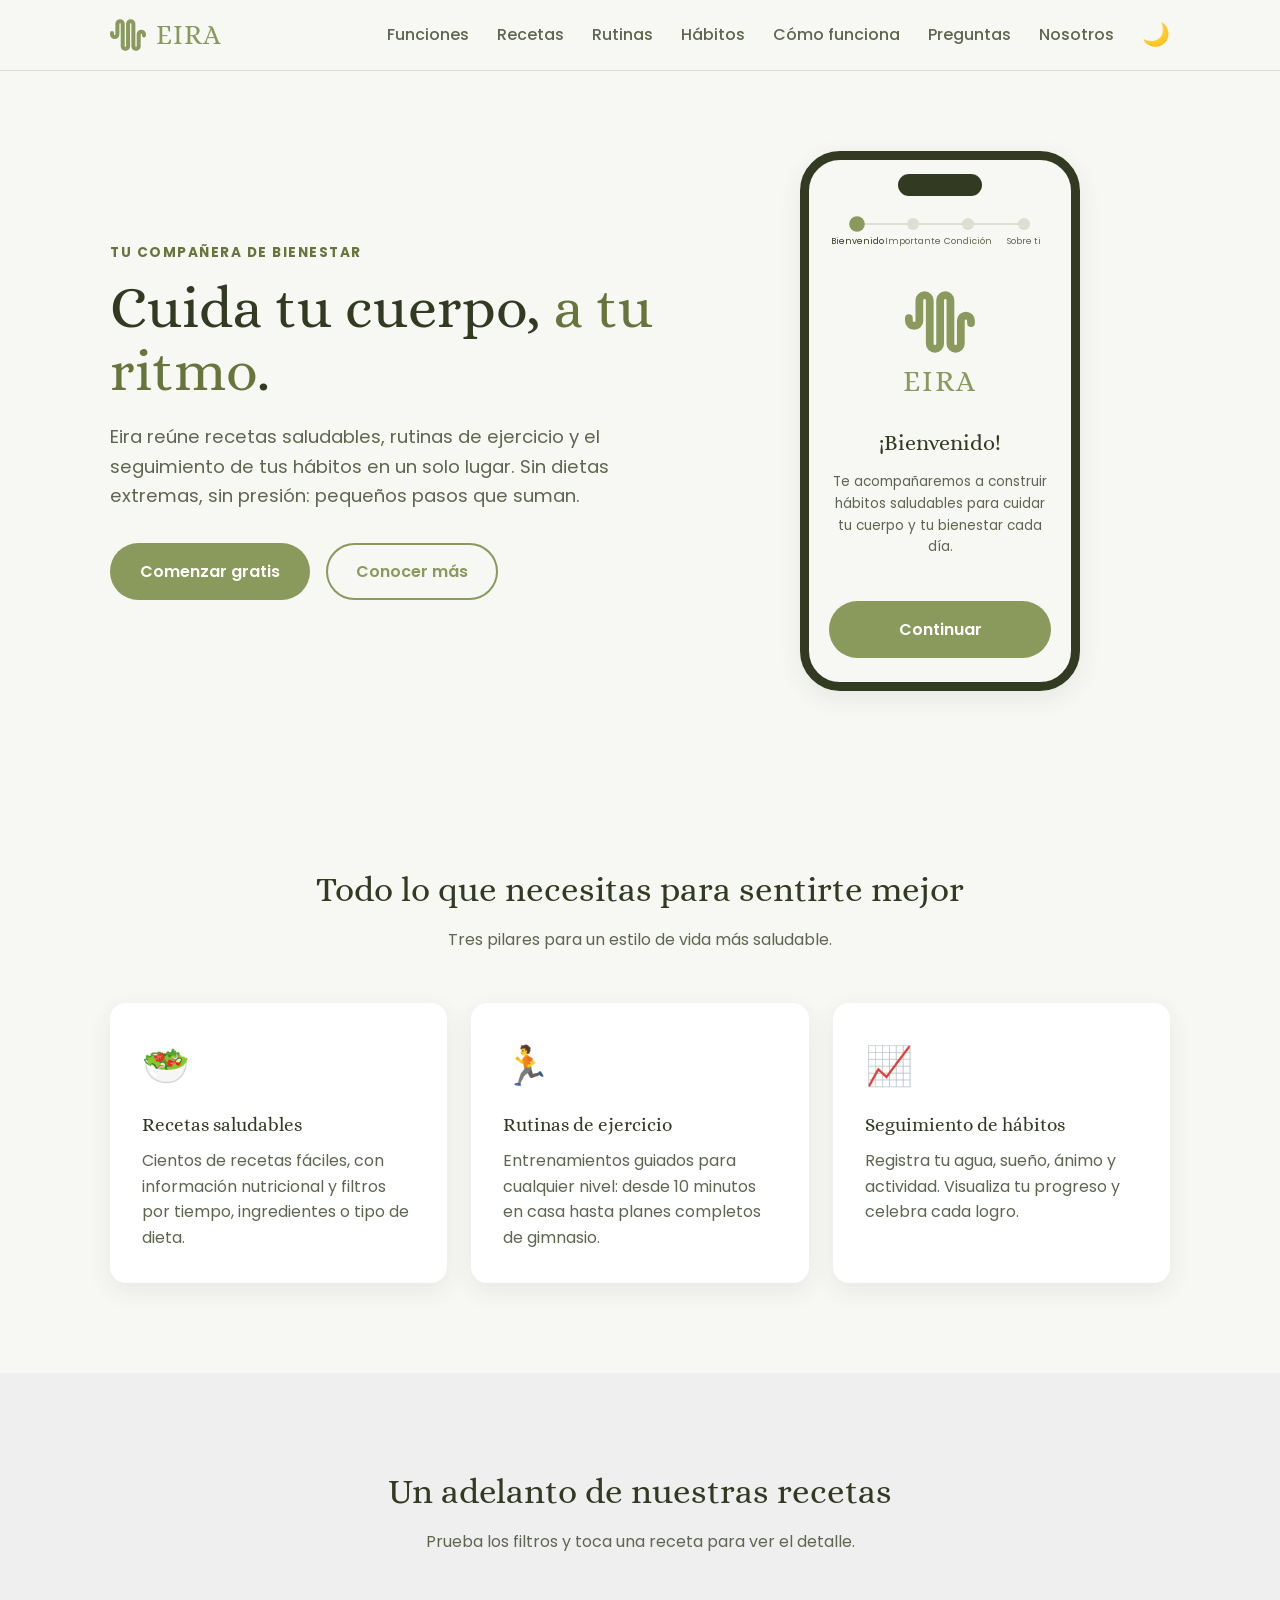
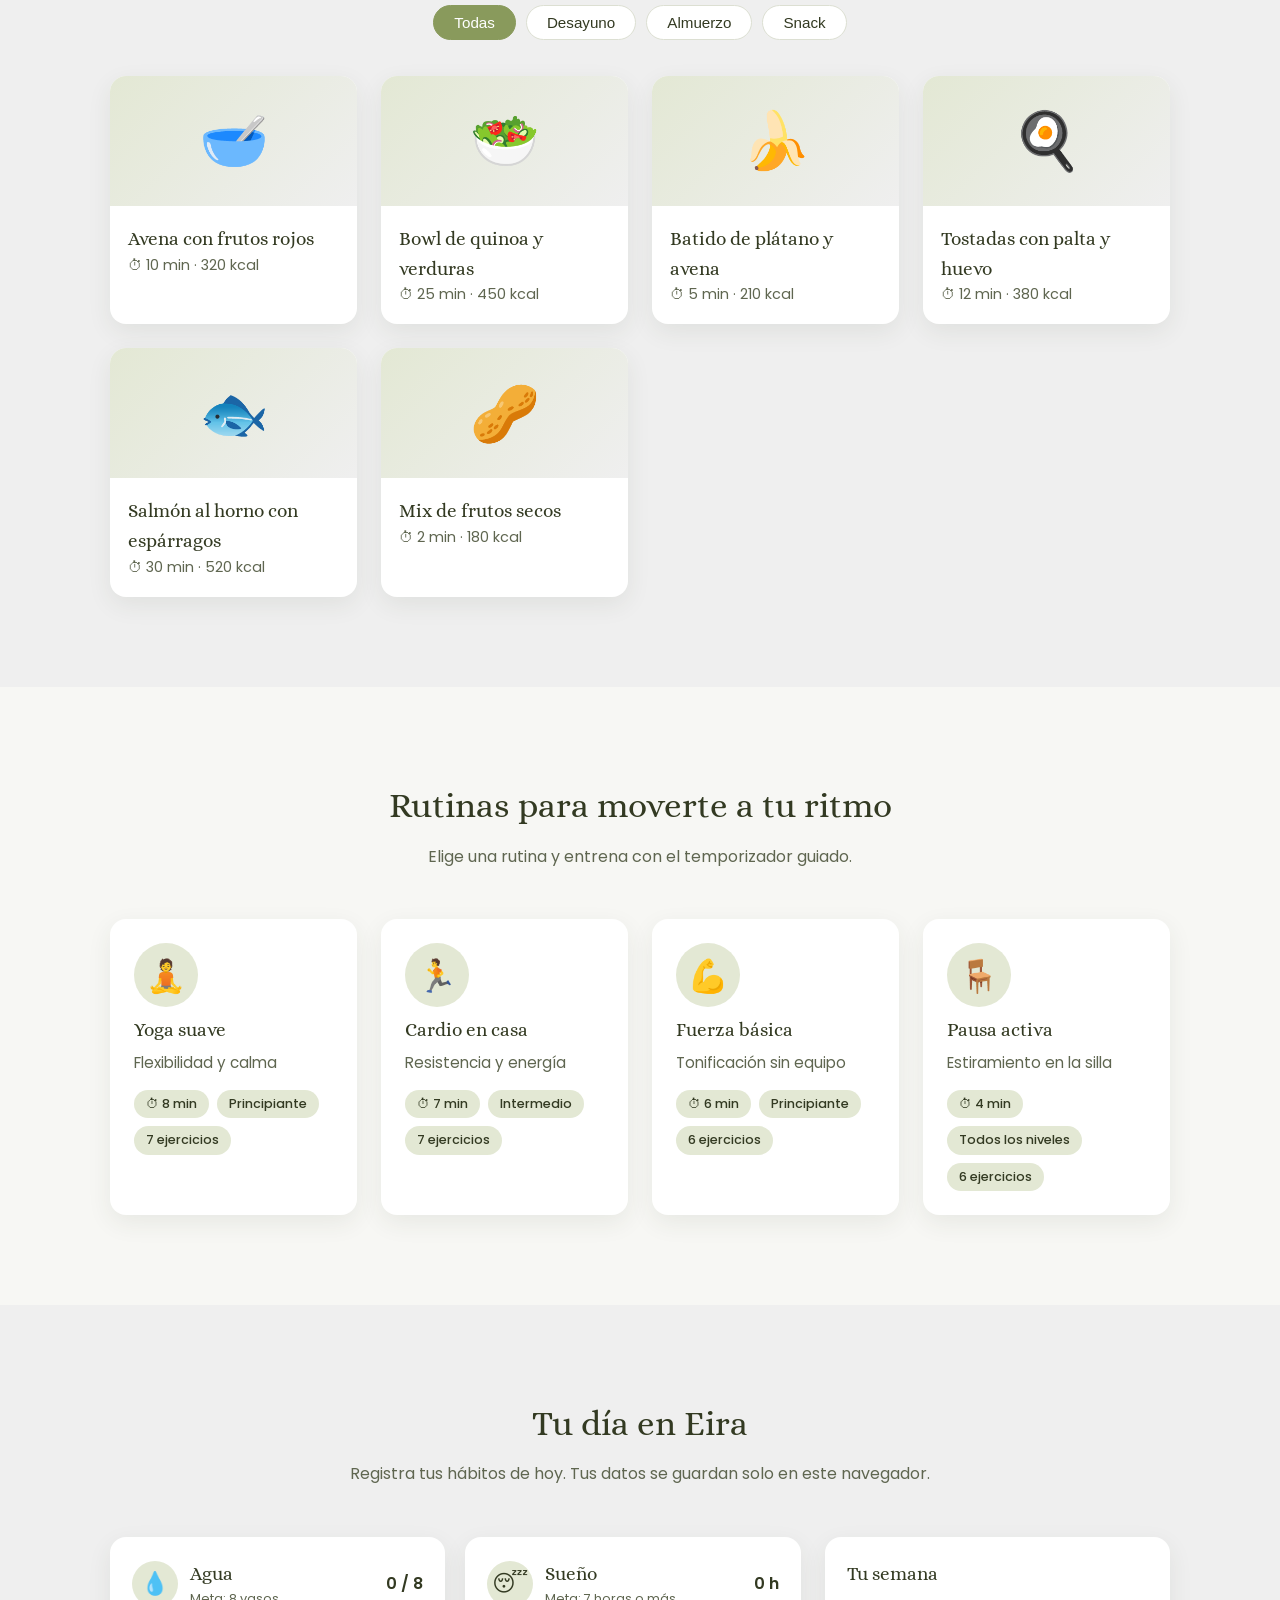
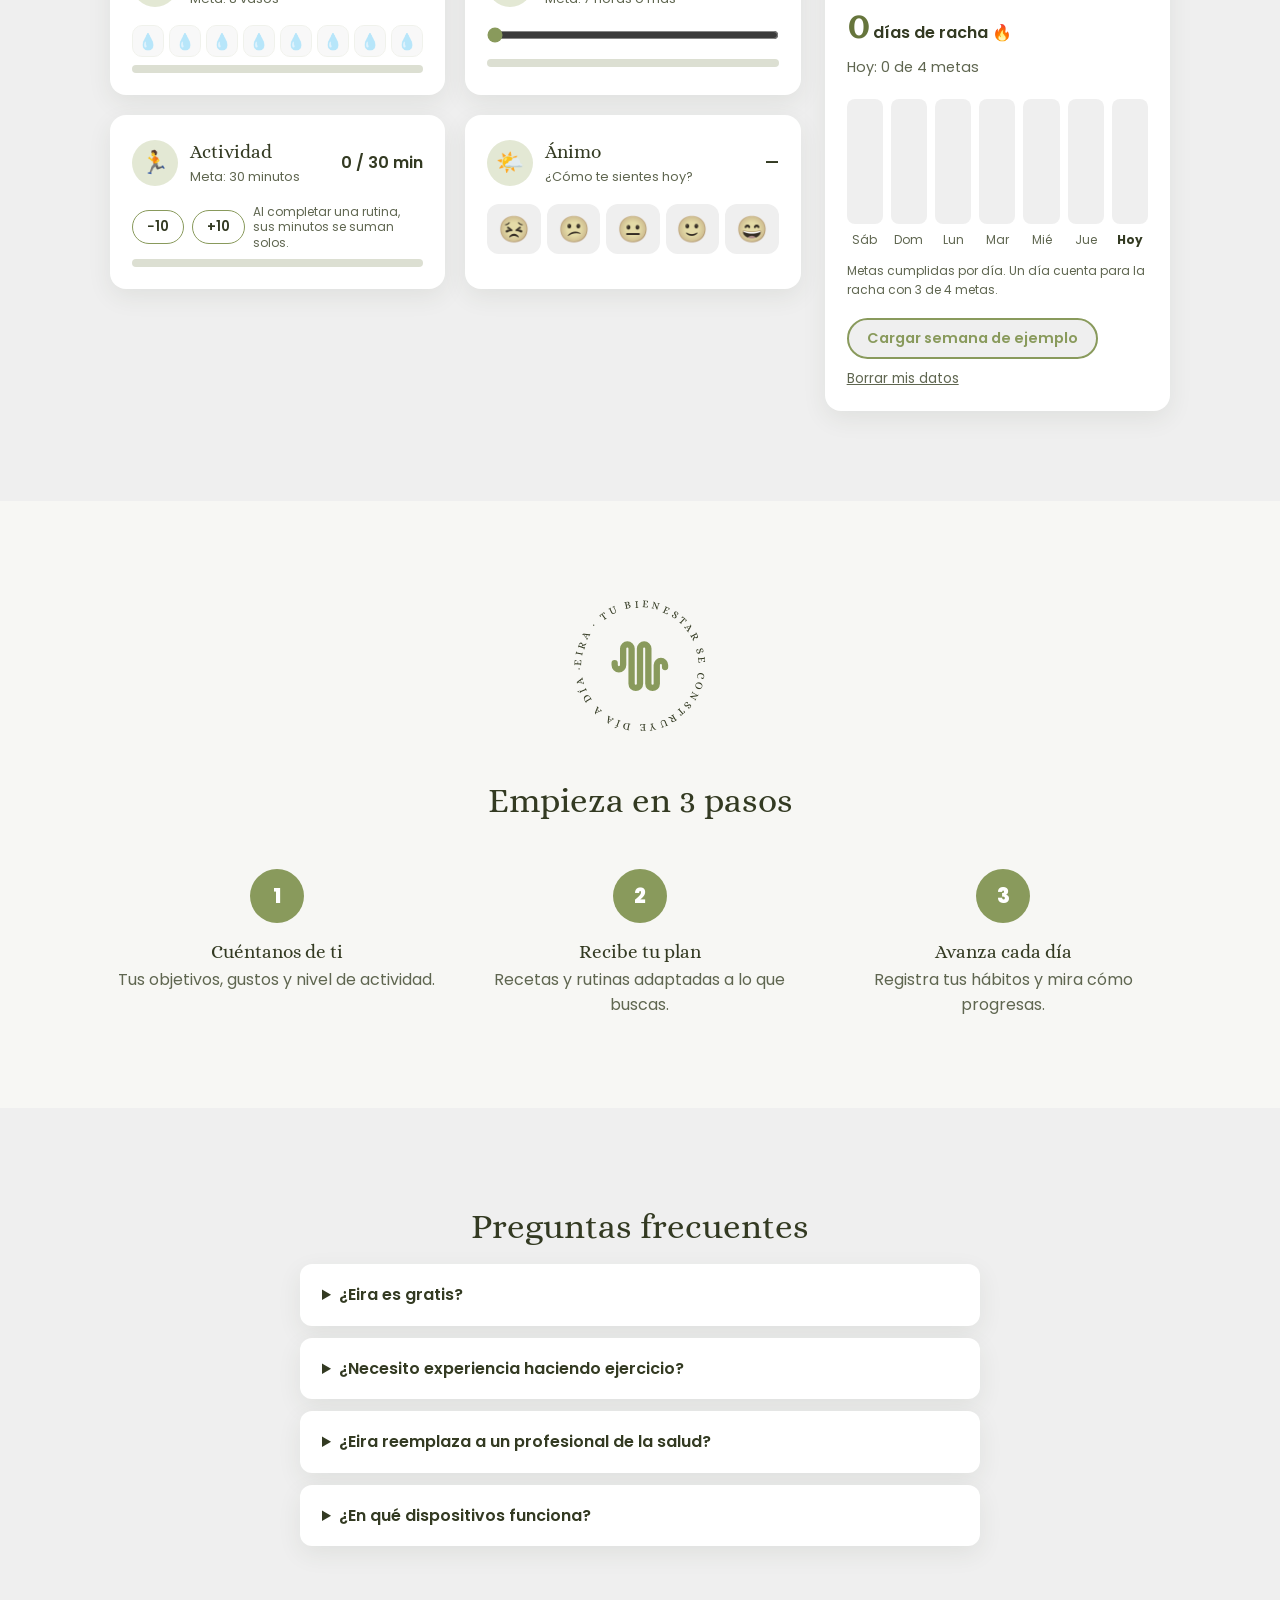
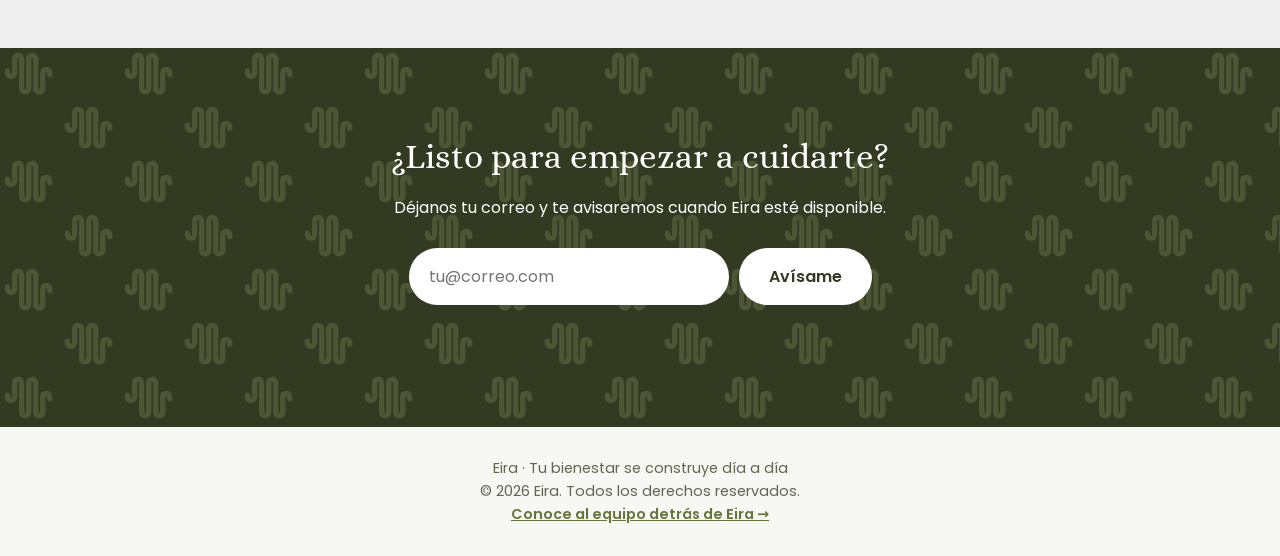
<file: index.html>
<!DOCTYPE html>
<!--
  ============================================================
  EIRA - Página informativa (landing page)
  ------------------------------------------------------------
  Este archivo es la ESTRUCTURA (HTML).
  - El diseño está en:        styles.css
  - La interactividad está en: script.js
  Para verla, abre este archivo con doble clic en tu navegador,
  o usa la extensión "Live Server" de VS Code.
  ============================================================
-->
<html lang="es">
<head>
  <!-- Codificación de caracteres: permite usar tildes y ñ -->
  <meta charset="UTF-8">
  <!-- Hace que la página se adapte al ancho del celular -->
  <meta name="viewport" content="width=device-width, initial-scale=1.0">
  <!-- Texto que muestran Google y las redes sociales -->
  <meta name="description" content="Eira es una app de bienestar con recetas saludables, rutinas de ejercicio y seguimiento de hábitos, pensada también para personas con resistencia a la insulina, diabetes o hipertensión.">

  <!-- Verificación de Google Search Console (demuestra que esta página es tuya) -->
  <meta name="google-site-verification" content="5jyD_nQik2cTVvQDqv8O5ZrQhpJSs4Mz5rqjt18xZRs" />

  <!-- Dirección oficial de esta página (ayuda a Google a no confundirla con copias) -->
  <link rel="canonical" href="https://tetelar.github.io/Eira/">

  <!-- Vista previa al compartir el enlace (WhatsApp, LinkedIn, Facebook...) -->
  <meta property="og:type" content="website">
  <meta property="og:site_name" content="Eira">
  <meta property="og:locale" content="es_CL">
  <meta property="og:url" content="https://tetelar.github.io/Eira/">
  <meta property="og:title" content="Eira | Tu bienestar se construye día a día">
  <meta property="og:description" content="Recetas saludables, rutinas de ejercicio y seguimiento de hábitos en una sola app.">
  <meta name="theme-color" content="#333a22">
  <title>Eira | Bienestar a tu ritmo</title>
  <!-- Ícono de la pestaña del navegador: el isotipo de Eira como SVG -->
  <link rel="icon" href="data:image/svg+xml,%3Csvg xmlns='http://www.w3.org/2000/svg' viewBox='0 0 921 921'%3E%3Crect width='921' height='921' rx='184' fill='%23899a5c'/%3E%3Cpath transform='translate(154 191) scale(.85)' d='M40 277V303A54 54 0 0 0 148 303V93.5A53.5 53.5 0 0 1 255 93.5V539.5A53.5 53.5 0 0 0 362 539.5V93A53 53 0 0 1 468 93V539.5A53.5 53.5 0 0 0 575 539.5V302.5A52.5 52.5 0 0 1 680 302.5V328' fill='none' stroke='%23efefef' stroke-width='80' stroke-linecap='round'/%3E%3C/svg%3E">

  <!-- Tipografías de Google Fonts: Alice (marca) y Poppins (textos) -->
  <link rel="preconnect" href="https://fonts.googleapis.com">
  <link rel="preconnect" href="https://fonts.gstatic.com" crossorigin>
  <link href="https://fonts.googleapis.com/css2?family=Alice&family=Poppins:wght@400;500;600;700&display=swap" rel="stylesheet">

  <!-- Enlazamos la hoja de estilos -->
  <link rel="stylesheet" href="styles.css">
</head>
<body>

  <!-- ======================= ENCABEZADO / MENÚ ======================= -->
  <header class="header">
    <nav class="nav container">
      <a href="#inicio" class="logo" aria-label="Eira, ir al inicio">
        <!-- Isotipo de Eira en SVG: una sola línea (path) gruesa con puntas redondeadas.
             Al ser SVG se ve nítido en cualquier tamaño y toma el color del texto. -->
        <svg class="logo-mark" viewBox="0 0 721 633" aria-hidden="true">
          <path d="M40 277V303A54 54 0 0 0 148 303V93.5A53.5 53.5 0 0 1 255 93.5V539.5A53.5 53.5 0 0 0 362 539.5V93A53 53 0 0 1 468 93V539.5A53.5 53.5 0 0 0 575 539.5V302.5A52.5 52.5 0 0 1 680 302.5V328"
                fill="none" stroke="currentColor" stroke-width="80" stroke-linecap="round"/>
        </svg>
        Eira
      </a>

      <!-- Botón de menú que solo se ve en celulares (lo controla script.js) -->
      <button class="menu-toggle" aria-label="Abrir menú" aria-expanded="false">☰</button>

      <ul class="nav-links">
        <li><a href="#funciones">Funciones</a></li>
        <li><a href="#recetas">Recetas</a></li>
        <li><a href="#rutinas">Rutinas</a></li>
        <li><a href="#habitos">Hábitos</a></li>
        <li><a href="#como-funciona">Cómo funciona</a></li>
        <li><a href="#faq">Preguntas</a></li>
        <li><a href="nosotros.html">Nosotros</a></li>
        <li>
          <!-- Botón para cambiar entre modo claro y oscuro -->
          <button class="theme-toggle" aria-label="Cambiar tema">🌙</button>
        </li>
      </ul>
    </nav>
  </header>

  <main>
    <!-- ======================= HERO (sección principal) ======================= -->
    <section id="inicio" class="hero">
      <div class="container hero-grid">
        <div class="hero-text">
          <p class="eyebrow">Tu compañera de bienestar</p>
          <h1>Cuida tu cuerpo, <span class="highlight">a tu ritmo</span>.</h1>
          <p class="hero-sub">
            Eira reúne recetas saludables, rutinas de ejercicio y el seguimiento
            de tus hábitos en un solo lugar. Sin dietas extremas, sin presión:
            pequeños pasos que suman.
          </p>
          <div class="hero-buttons">
            <a href="#descargar" class="btn btn-primary">Comenzar gratis</a>
            <a href="#funciones" class="btn btn-secondary">Conocer más</a>
          </div>
        </div>

        <!-- Teléfono con la bienvenida de la app (basado en el mockup del branding).
             Es interactivo: el botón "Continuar" recorre los 4 pasos (script.js, bloque 4). -->
        <div class="hero-mockup">
          <div class="phone" aria-label="Vista previa de la app Eira">
            <div class="phone-notch" aria-hidden="true"></div>

            <!-- Indicador de pasos: puntos unidos por una línea -->
            <ol class="onb-steps" id="onb-steps">
              <li><span class="onb-dot"></span>Bienvenido</li>
              <li><span class="onb-dot"></span>Importante</li>
              <li><span class="onb-dot"></span>Condición</li>
              <li><span class="onb-dot"></span>Sobre ti</li>
            </ol>

            <!-- El contenido de cada paso lo pone JavaScript -->
            <div class="onb-screen" id="onb-screen" aria-live="polite"></div>

            <button class="btn btn-primary onb-btn" id="onb-next">Continuar</button>
          </div>
        </div>
      </div>
    </section>

    <!-- ======================= FUNCIONES ======================= -->
    <section id="funciones" class="section">
      <div class="container">
        <h2 class="section-title">Todo lo que necesitas para sentirte mejor</h2>
        <p class="section-sub">Tres pilares para un estilo de vida más saludable.</p>

        <div class="features">
          <article class="feature-card">
            <div class="feature-icon">🥗</div>
            <h3>Recetas saludables</h3>
            <p>Cientos de recetas fáciles, con información nutricional y filtros por tiempo, ingredientes o tipo de dieta.</p>
          </article>
          <article class="feature-card">
            <div class="feature-icon">🏃</div>
            <h3>Rutinas de ejercicio</h3>
            <p>Entrenamientos guiados para cualquier nivel: desde 10 minutos en casa hasta planes completos de gimnasio.</p>
          </article>
          <article class="feature-card">
            <div class="feature-icon">📈</div>
            <h3>Seguimiento de hábitos</h3>
            <p>Registra tu agua, sueño, ánimo y actividad. Visualiza tu progreso y celebra cada logro.</p>
          </article>
        </div>
      </div>
    </section>

    <!-- ======================= RECETAS (con filtro en JavaScript) ======================= -->
    <section id="recetas" class="section section-alt">
      <div class="container">
        <h2 class="section-title">Un adelanto de nuestras recetas</h2>
        <p class="section-sub">Prueba los filtros y toca una receta para ver el detalle.</p>

        <!-- Botones de filtro: el atributo data-filter le dice a JS qué mostrar -->
        <div class="filters">
          <button class="filter-btn active" data-filter="todas">Todas</button>
          <button class="filter-btn" data-filter="desayuno">Desayuno</button>
          <button class="filter-btn" data-filter="almuerzo">Almuerzo</button>
          <button class="filter-btn" data-filter="snack">Snack</button>
        </div>

        <!-- Cada tarjeta tiene data-category para que el filtro sepa a qué grupo pertenece -->
        <div class="recipes">
          <article class="recipe-card" data-category="desayuno" data-recipe="avena" tabindex="0" role="button">
            <div class="recipe-img">🥣</div>
            <div class="recipe-body">
              <h3>Avena con frutos rojos</h3>
              <p class="recipe-meta">⏱ 10 min · 320 kcal</p>
            </div>
          </article>
          <article class="recipe-card" data-category="almuerzo" data-recipe="quinoa" tabindex="0" role="button">
            <div class="recipe-img">🥗</div>
            <div class="recipe-body">
              <h3>Bowl de quinoa y verduras</h3>
              <p class="recipe-meta">⏱ 25 min · 450 kcal</p>
            </div>
          </article>
          <article class="recipe-card" data-category="snack" data-recipe="batido" tabindex="0" role="button">
            <div class="recipe-img">🍌</div>
            <div class="recipe-body">
              <h3>Batido de plátano y avena</h3>
              <p class="recipe-meta">⏱ 5 min · 210 kcal</p>
            </div>
          </article>
          <article class="recipe-card" data-category="desayuno" data-recipe="tostadas" tabindex="0" role="button">
            <div class="recipe-img">🍳</div>
            <div class="recipe-body">
              <h3>Tostadas con palta y huevo</h3>
              <p class="recipe-meta">⏱ 12 min · 380 kcal</p>
            </div>
          </article>
          <article class="recipe-card" data-category="almuerzo" data-recipe="salmon" tabindex="0" role="button">
            <div class="recipe-img">🐟</div>
            <div class="recipe-body">
              <h3>Salmón al horno con espárragos</h3>
              <p class="recipe-meta">⏱ 30 min · 520 kcal</p>
            </div>
          </article>
          <article class="recipe-card" data-category="snack" data-recipe="frutos-secos" tabindex="0" role="button">
            <div class="recipe-img">🥜</div>
            <div class="recipe-body">
              <h3>Mix de frutos secos</h3>
              <p class="recipe-meta">⏱ 2 min · 180 kcal</p>
            </div>
          </article>
        </div>
      </div>
    </section>

    <!-- ======================= RUTINAS DE EJERCICIO ======================= -->
    <!-- A diferencia de las recetas, estas tarjetas NO están escritas aquí:
         script.js las crea automáticamente a partir de los datos (bloque 8). -->
    <section id="rutinas" class="section">
      <div class="container">
        <h2 class="section-title">Rutinas para moverte a tu ritmo</h2>
        <p class="section-sub">Elige una rutina y entrena con el temporizador guiado.</p>
        <div class="routines" id="routines-list"></div>
      </div>
    </section>

    <!-- ======================= SEGUIMIENTO DE HÁBITOS ======================= -->
    <!-- Los controles están aquí en el HTML; script.js (bloque 9) les da vida
         y guarda lo que registres en el navegador (localStorage). -->
    <section id="habitos" class="section section-alt">
      <div class="container">
        <h2 class="section-title">Tu día en Eira</h2>
        <p class="section-sub">Registra tus hábitos de hoy. Tus datos se guardan solo en este navegador.</p>

        <div class="habits-layout">
          <div class="habits-grid">
            <!-- Agua -->
            <article class="habit-card">
              <div class="habit-head">
                <span class="habit-icon">💧</span>
                <div>
                  <h3>Agua</h3>
                  <p class="habit-goal">Meta: 8 vasos</p>
                </div>
                <span class="habit-value" id="water-value">0 / 8</span>
              </div>
              <!-- Los 8 vasos los crea JavaScript -->
              <div class="glasses" id="glasses" aria-label="Vasos de agua"></div>
              <div class="progress"><div class="progress-bar" id="water-progress"></div></div>
            </article>

            <!-- Sueño -->
            <article class="habit-card">
              <div class="habit-head">
                <span class="habit-icon">😴</span>
                <div>
                  <h3>Sueño</h3>
                  <p class="habit-goal">Meta: 7 horas o más</p>
                </div>
                <span class="habit-value" id="sleep-value">0 h</span>
              </div>
              <!-- input type="range" es un control deslizante -->
              <label for="sleep-input" class="sr-only">Horas de sueño</label>
              <input type="range" id="sleep-input" class="slider" min="0" max="12" step="0.5" value="0">
              <div class="progress"><div class="progress-bar" id="sleep-progress"></div></div>
            </article>

            <!-- Actividad -->
            <article class="habit-card">
              <div class="habit-head">
                <span class="habit-icon">🏃</span>
                <div>
                  <h3>Actividad</h3>
                  <p class="habit-goal">Meta: 30 minutos</p>
                </div>
                <span class="habit-value" id="activity-value">0 / 30 min</span>
              </div>
              <div class="stepper">
                <button class="step-btn" id="activity-minus" aria-label="Restar 10 minutos">−10</button>
                <button class="step-btn" id="activity-plus" aria-label="Sumar 10 minutos">+10</button>
                <span class="habit-hint">Al completar una rutina, sus minutos se suman solos.</span>
              </div>
              <div class="progress"><div class="progress-bar" id="activity-progress"></div></div>
            </article>

            <!-- Ánimo -->
            <article class="habit-card">
              <div class="habit-head">
                <span class="habit-icon">🌤️</span>
                <div>
                  <h3>Ánimo</h3>
                  <p class="habit-goal">¿Cómo te sientes hoy?</p>
                </div>
                <span class="habit-value" id="mood-value">—</span>
              </div>
              <!-- data-mood guarda el valor de cada opción (1 a 5) -->
              <div class="moods" id="moods">
                <button class="mood-btn" data-mood="1" aria-label="Muy mal" aria-pressed="false">😣</button>
                <button class="mood-btn" data-mood="2" aria-label="Mal" aria-pressed="false">😕</button>
                <button class="mood-btn" data-mood="3" aria-label="Normal" aria-pressed="false">😐</button>
                <button class="mood-btn" data-mood="4" aria-label="Bien" aria-pressed="false">🙂</button>
                <button class="mood-btn" data-mood="5" aria-label="Muy bien" aria-pressed="false">😄</button>
              </div>
            </article>
          </div>

          <!-- Resumen de la semana -->
          <aside class="habits-summary">
            <h3>Tu semana</h3>
            <p class="streak"><span class="streak-number" id="streak">0</span> días de racha 🔥</p>
            <p class="today-score" id="today-score">Hoy: 0 de 4 metas</p>

            <!-- El gráfico de barras lo dibuja JavaScript con simples <div> -->
            <div class="week-chart" id="week-chart" aria-label="Metas cumplidas en los últimos 7 días"></div>
            <p class="chart-legend">Metas cumplidas por día. Un día cuenta para la racha con 3 de 4 metas.</p>

            <div class="summary-actions">
              <button class="btn btn-secondary btn-small" id="habits-demo">Cargar semana de ejemplo</button>
              <button class="link-btn" id="habits-reset">Borrar mis datos</button>
            </div>
          </aside>
        </div>
      </div>
    </section>

    <!-- ======================= CÓMO FUNCIONA ======================= -->
    <section id="como-funciona" class="section">
      <div class="container">
        <!-- Sello circular del branding: el texto gira alrededor del isotipo.
             <textPath> hace que un texto siga la forma de un camino (aquí, un círculo). -->
        <div class="seal" aria-hidden="true">
          <svg viewBox="0 0 200 200">
            <defs>
              <path id="seal-circle" d="M100,100 m-78,0 a78,78 0 1,1 156,0 a78,78 0 1,1 -156,0"/>
            </defs>
            <g class="seal-text">
              <text>
                <textPath href="#seal-circle" textLength="488" lengthAdjust="spacing">EIRA · TU BIENESTAR SE CONSTRUYE DÍA A DÍA ·</textPath>
              </text>
            </g>
            <path transform="translate(62 67) scale(0.105)"
                  d="M40 277V303A54 54 0 0 0 148 303V93.5A53.5 53.5 0 0 1 255 93.5V539.5A53.5 53.5 0 0 0 362 539.5V93A53 53 0 0 1 468 93V539.5A53.5 53.5 0 0 0 575 539.5V302.5A52.5 52.5 0 0 1 680 302.5V328"
                  fill="none" stroke="currentColor" stroke-width="80" stroke-linecap="round"/>
          </svg>
        </div>
        <h2 class="section-title">Empieza en 3 pasos</h2>
        <!-- <ol> es una lista ordenada: tiene sentido porque los pasos van en orden -->
        <ol class="steps">
          <li class="step">
            <span class="step-number">1</span>
            <h3>Cuéntanos de ti</h3>
            <p>Tus objetivos, gustos y nivel de actividad.</p>
          </li>
          <li class="step">
            <span class="step-number">2</span>
            <h3>Recibe tu plan</h3>
            <p>Recetas y rutinas adaptadas a lo que buscas.</p>
          </li>
          <li class="step">
            <span class="step-number">3</span>
            <h3>Avanza cada día</h3>
            <p>Registra tus hábitos y mira cómo progresas.</p>
          </li>
        </ol>
      </div>
    </section>

    <!-- ======================= PREGUNTAS FRECUENTES ======================= -->
    <!-- <details> y <summary> crean un acordeón SIN necesidad de JavaScript -->
    <section id="faq" class="section section-alt">
      <div class="container container-narrow">
        <h2 class="section-title">Preguntas frecuentes</h2>
        <details class="faq-item">
          <summary>¿Eira es gratis?</summary>
          <p>Sí. Todas las funciones esenciales de Eira son y siempre serán gratuitas. Más adelante podríamos sumar alguna función opcional de pago, pero aún no está definido.</p>
        </details>
        <details class="faq-item">
          <summary>¿Necesito experiencia haciendo ejercicio?</summary>
          <p>Para nada. Las rutinas tienen niveles desde principiante, y puedes avanzar a tu propio ritmo.</p>
        </details>
        <details class="faq-item">
          <summary>¿Eira reemplaza a un profesional de la salud?</summary>
          <p>No. Eira es una herramienta de apoyo para tu bienestar. Ante cualquier condición médica, consulta con un profesional.</p>
        </details>
        <details class="faq-item">
          <summary>¿En qué dispositivos funciona?</summary>
          <p>Por ahora, Eira estará disponible solo para Android.</p>
        </details>
      </div>
    </section>

    <!-- ======================= LLAMADO A LA ACCIÓN ======================= -->
    <section id="descargar" class="cta">
      <div class="container">
        <h2>¿Listo para empezar a cuidarte?</h2>
        <p>Déjanos tu correo y te avisaremos cuando Eira esté disponible.</p>
        <!-- Formulario de ejemplo: JS evita que se envíe y muestra un mensaje -->
        <form class="cta-form" id="signup-form">
          <label for="email" class="sr-only">Correo electrónico</label>
          <input type="email" id="email" placeholder="tu@correo.com" required>
          <button type="submit" class="btn btn-light">Avísame</button>
        </form>
        <p class="form-message" id="form-message" role="status"></p>
      </div>
    </section>
  </main>

  <!-- ======================= VENTANA DE DETALLE DE RECETA ======================= -->
  <!-- <dialog> es una ventana emergente nativa del navegador.
       Está vacía: script.js la rellena con la receta que elijas. -->
  <dialog class="modal" id="recipe-modal" aria-labelledby="modal-title">
    <button class="modal-close" id="modal-close" aria-label="Cerrar">✕</button>
    <div id="modal-content"></div>
  </dialog>

  <!-- ======================= VENTANA DE RUTINA CON TEMPORIZADOR ======================= -->
  <dialog class="modal" id="routine-modal" aria-labelledby="routine-title">
    <button class="modal-close" id="routine-close" aria-label="Cerrar">✕</button>
    <div id="routine-content"></div>
  </dialog>

  <!-- ======================= PIE DE PÁGINA ======================= -->
  <footer class="footer">
    <div class="container">
      <p>Eira · Tu bienestar se construye día a día</p>
      <!-- El año lo pone JavaScript automáticamente -->
      <p>© <span id="year"></span> Eira. Todos los derechos reservados.</p>
      <p><a href="nosotros.html" class="footer-link">Conoce al equipo detrás de Eira →</a></p>
    </div>
  </footer>

  <!-- El script va al final para que el HTML ya esté cargado cuando se ejecute -->
  <script src="script.js"></script>
</body>
</html>
</file>
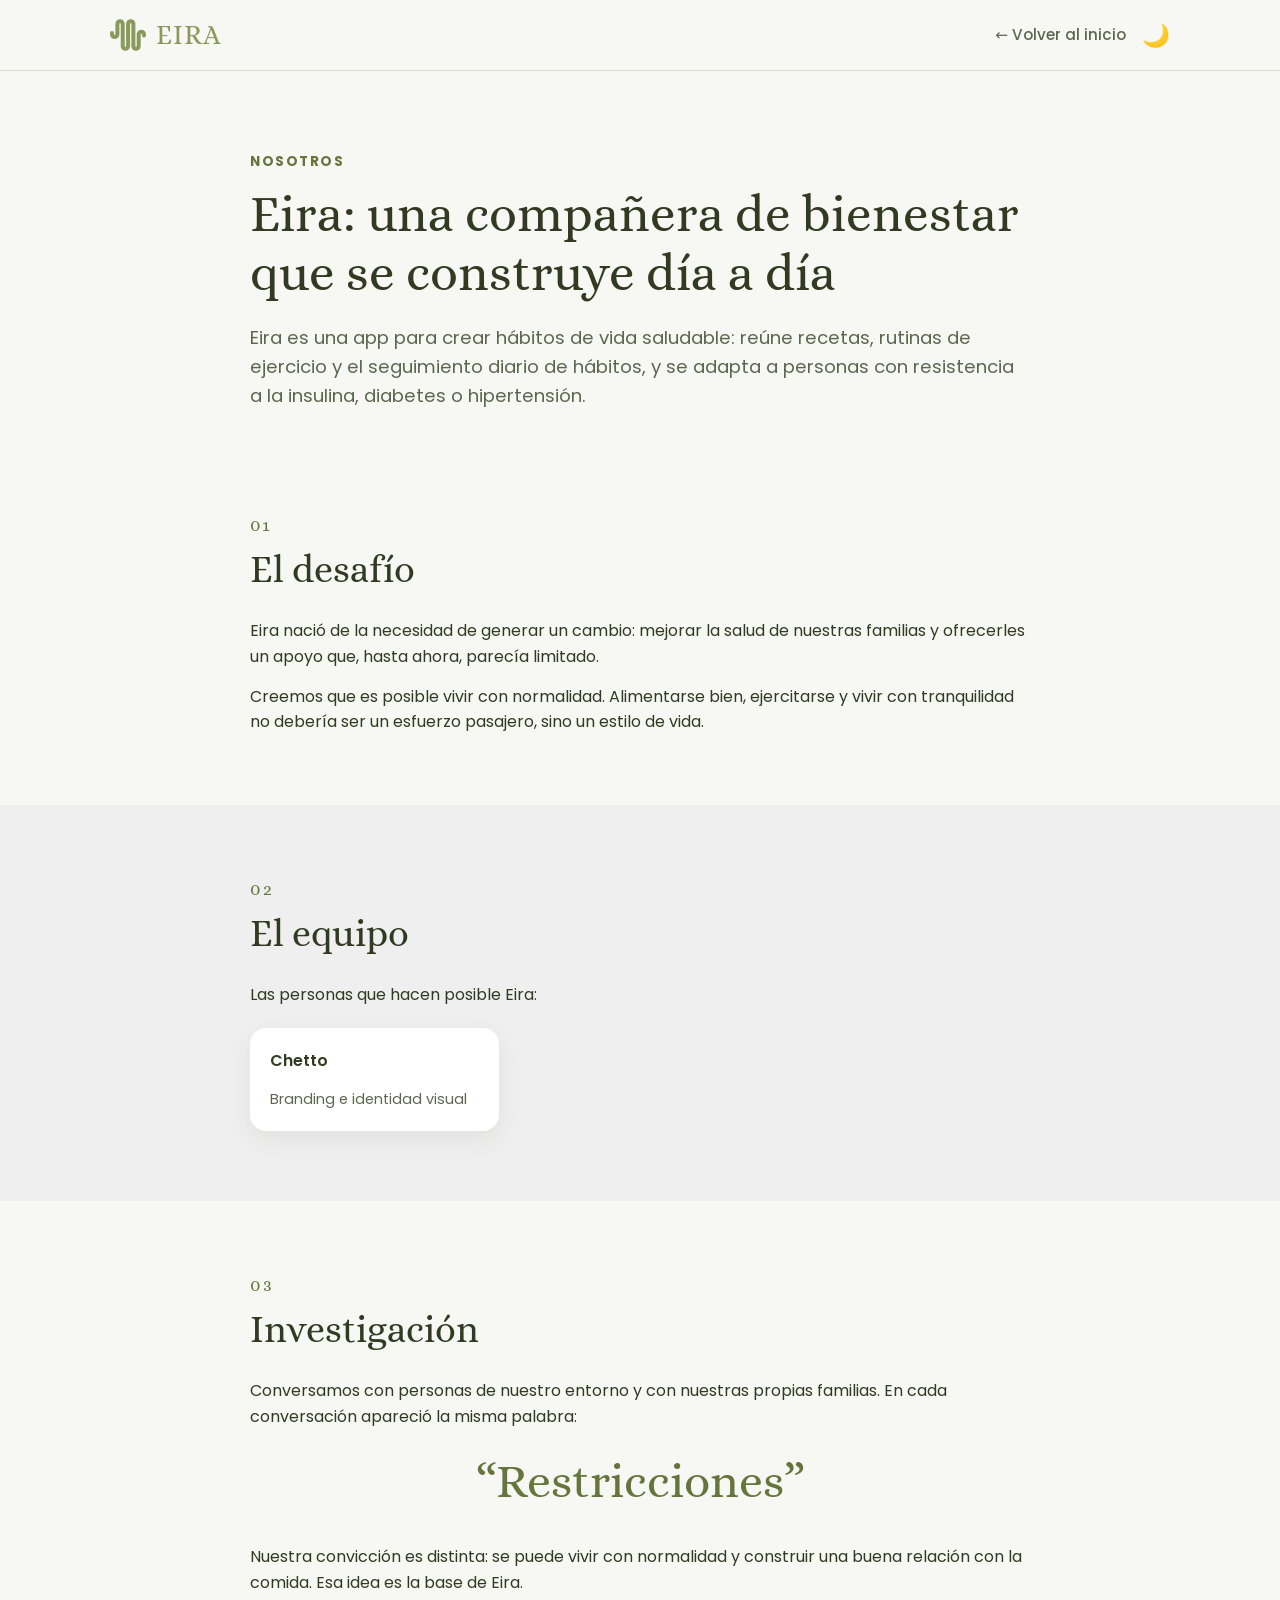
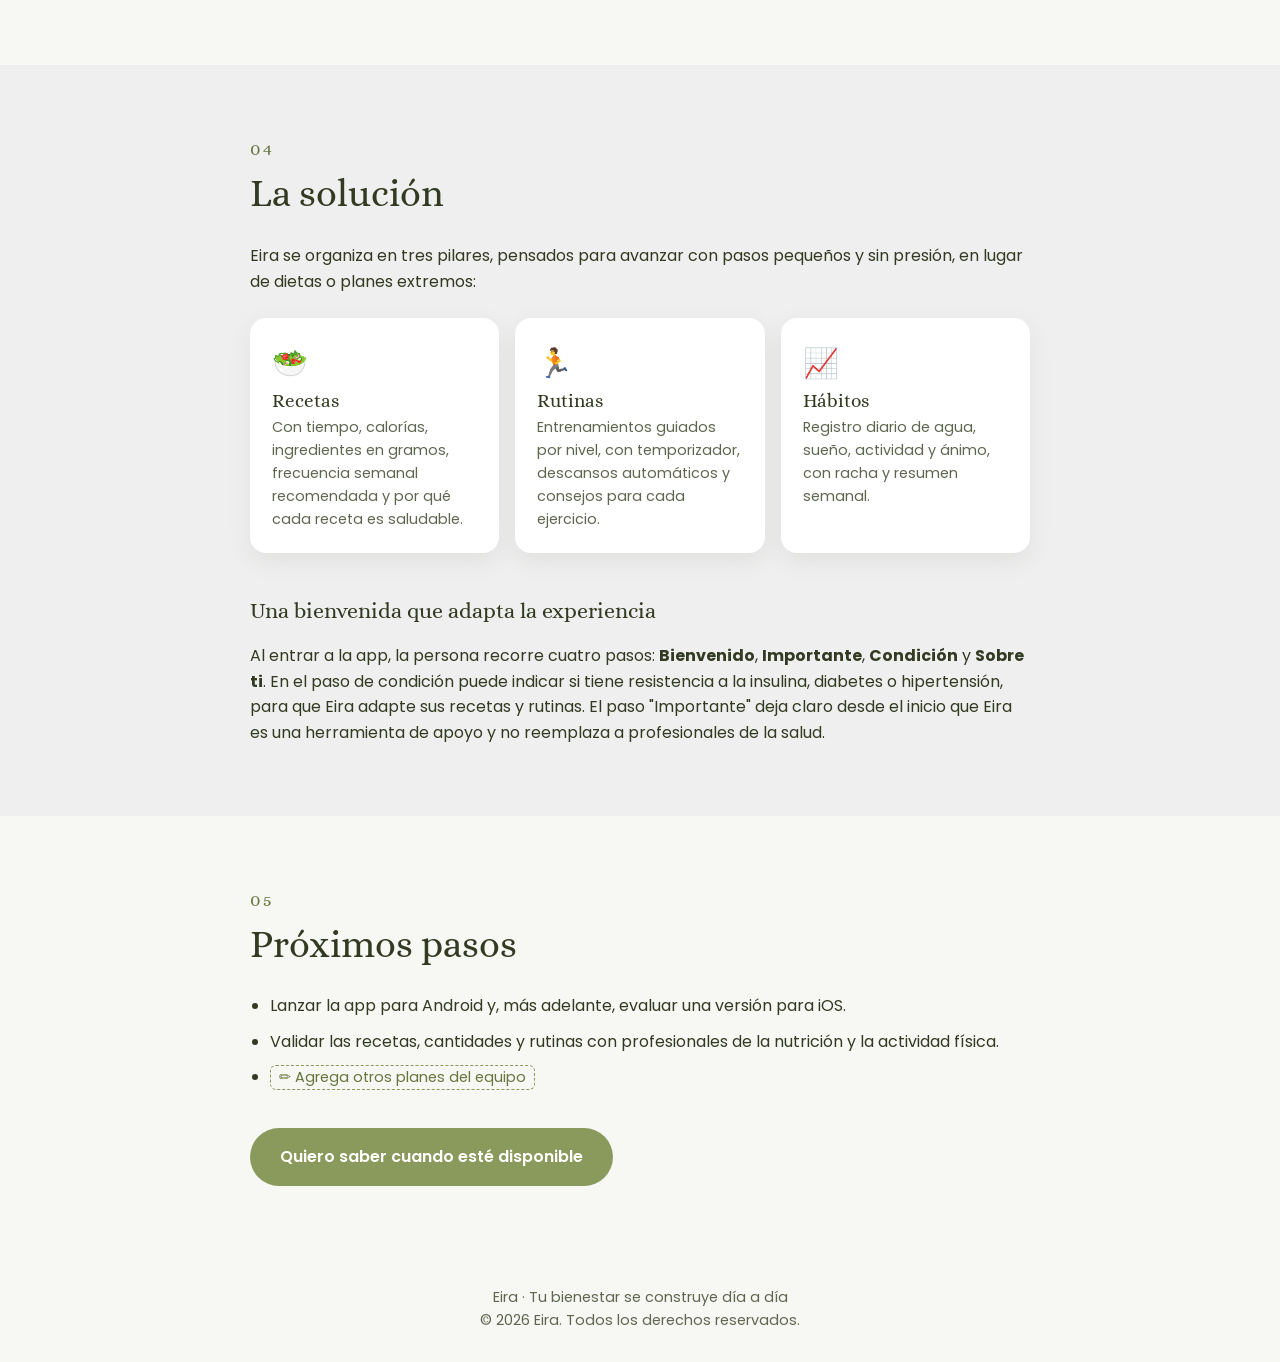
<file: nosotros.html>
<!DOCTYPE html>
<!--
  ============================================================
  EIRA - Nosotros
  ------------------------------------------------------------
  Quiénes somos, el desafío que nos movió, cómo investigamos,
  la solución y lo que viene.

  Usa la misma hoja de estilos que index.html (styles.css);
  sus estilos propios están en la sección "NOSOTROS".

  ✏️ Los recuadros "Por completar" son espacios para tu
  información. Busca en este archivo: POR COMPLETAR
  ============================================================
-->
<html lang="es">
<head>
  <meta charset="UTF-8">
  <meta name="viewport" content="width=device-width, initial-scale=1.0">
  <meta name="description" content="Conoce al equipo detrás de Eira, el desafío que nos movió y cómo estamos construyendo una compañera de bienestar.">

  <link rel="canonical" href="https://tetelar.github.io/Eira/nosotros.html">

  <!-- Vista previa al compartir el enlace -->
  <meta property="og:type" content="website">
  <meta property="og:site_name" content="Eira">
  <meta property="og:locale" content="es_CL">
  <meta property="og:url" content="https://tetelar.github.io/Eira/nosotros.html">
  <meta property="og:title" content="Nosotros | Eira">
  <meta property="og:description" content="Conoce al equipo detrás de Eira y cómo estamos construyendo una compañera de bienestar.">
  <meta name="theme-color" content="#333a22">
  <title>Nosotros | Eira</title>

  <link rel="icon" href="data:image/svg+xml,%3Csvg xmlns='http://www.w3.org/2000/svg' viewBox='0 0 921 921'%3E%3Crect width='921' height='921' rx='184' fill='%23899a5c'/%3E%3Cpath transform='translate(154 191) scale(.85)' d='M40 277V303A54 54 0 0 0 148 303V93.5A53.5 53.5 0 0 1 255 93.5V539.5A53.5 53.5 0 0 0 362 539.5V93A53 53 0 0 1 468 93V539.5A53.5 53.5 0 0 0 575 539.5V302.5A52.5 52.5 0 0 1 680 302.5V328' fill='none' stroke='%23efefef' stroke-width='80' stroke-linecap='round'/%3E%3C/svg%3E">

  <link rel="preconnect" href="https://fonts.googleapis.com">
  <link rel="preconnect" href="https://fonts.gstatic.com" crossorigin>
  <link href="https://fonts.googleapis.com/css2?family=Alice&family=Poppins:wght@400;500;600;700&display=swap" rel="stylesheet">

  <link rel="stylesheet" href="styles.css">
</head>
<body>

  <!-- ======================= MENÚ (versión corta) ======================= -->
  <header class="header">
    <nav class="nav container">
      <a href="index.html" class="logo" aria-label="Eira, volver al inicio">
        <svg class="logo-mark" viewBox="0 0 721 633" aria-hidden="true">
          <path d="M40 277V303A54 54 0 0 0 148 303V93.5A53.5 53.5 0 0 1 255 93.5V539.5A53.5 53.5 0 0 0 362 539.5V93A53 53 0 0 1 468 93V539.5A53.5 53.5 0 0 0 575 539.5V302.5A52.5 52.5 0 0 1 680 302.5V328"
                fill="none" stroke="currentColor" stroke-width="80" stroke-linecap="round"/>
        </svg>
        Eira
      </a>
      <div class="about-nav">
        <a href="index.html" class="about-back">← Volver al inicio</a>
        <button class="theme-toggle" aria-label="Cambiar tema">🌙</button>
      </div>
    </nav>
  </header>

  <main>
    <!-- ======================= PORTADA ======================= -->
    <section class="about-hero">
      <div class="container container-about">
        <p class="eyebrow">Nosotros</p>
        <h1>Eira: una compañera de bienestar que se construye día a día</h1>
        <p class="about-lead">
          Eira es una app para crear hábitos de vida saludable: reúne recetas, rutinas de ejercicio
          y el seguimiento diario de hábitos, y se adapta a personas con resistencia a la insulina,
          diabetes o hipertensión.
        </p>
      </div>
    </section>

    <!-- ======================= 01 · EL DESAFÍO ======================= -->
    <section class="about-section">
      <div class="container container-about">
        <p class="about-number">01</p>
        <h2>El desafío</h2>

        <p>
          Eira nació de la necesidad de generar un cambio: mejorar la salud de nuestras familias
          y ofrecerles un apoyo que, hasta ahora, parecía limitado.
        </p>
        <p>
          Creemos que es posible vivir con normalidad. Alimentarse bien, ejercitarse y vivir con
          tranquilidad no debería ser un esfuerzo pasajero, sino un estilo de vida.
        </p>
      </div>
    </section>

    <!-- ======================= 02 · EL EQUIPO ======================= -->
    <section class="about-section about-section-alt">
      <div class="container container-about">
        <p class="about-number">02</p>
        <h2>El equipo</h2>
        <p>Las personas que hacen posible Eira:</p>

        <!-- Para sumar integrantes, copia el bloque <li> y cambia el nombre y el rol -->
        <ul class="team">
          <li class="team-card">
            <p class="team-name">Chetto</p>
            <p class="team-role">Branding e identidad visual</p>
          </li>
        </ul>
      </div>
    </section>

    <!-- ======================= 03 · INVESTIGACIÓN ======================= -->
    <section class="about-section">
      <div class="container container-about">
        <p class="about-number">03</p>
        <h2>Investigación</h2>

        <p>
          Conversamos con personas de nuestro entorno y con nuestras propias familias.
          En cada conversación apareció la misma palabra:
        </p>

        <!-- Palabra destacada: el hallazgo principal -->
        <p class="about-highlight">“Restricciones”</p>

        <p>
          Nuestra convicción es distinta: se puede vivir con normalidad y construir una buena
          relación con la comida. Esa idea es la base de Eira.
        </p>
      </div>
    </section>

    <!-- ======================= 04 · LA SOLUCIÓN ======================= -->
    <section class="about-section about-section-alt">
      <div class="container container-about">
        <p class="about-number">04</p>
        <h2>La solución</h2>
        <p>
          Eira se organiza en tres pilares, pensados para avanzar con pasos pequeños y sin presión,
          en lugar de dietas o planes extremos:
        </p>

        <div class="about-pillars">
          <article>
            <span class="about-pillar-icon">🥗</span>
            <h3>Recetas</h3>
            <p>Con tiempo, calorías, ingredientes en gramos, frecuencia semanal recomendada y por qué cada receta es saludable.</p>
          </article>
          <article>
            <span class="about-pillar-icon">🏃</span>
            <h3>Rutinas</h3>
            <p>Entrenamientos guiados por nivel, con temporizador, descansos automáticos y consejos para cada ejercicio.</p>
          </article>
          <article>
            <span class="about-pillar-icon">📈</span>
            <h3>Hábitos</h3>
            <p>Registro diario de agua, sueño, actividad y ánimo, con racha y resumen semanal.</p>
          </article>
        </div>

        <h3 class="about-subtitle">Una bienvenida que adapta la experiencia</h3>
        <p>
          Al entrar a la app, la persona recorre cuatro pasos: <strong>Bienvenido</strong>,
          <strong>Importante</strong>, <strong>Condición</strong> y <strong>Sobre ti</strong>.
          En el paso de condición puede indicar si tiene resistencia a la insulina, diabetes o hipertensión,
          para que Eira adapte sus recetas y rutinas. El paso "Importante" deja claro desde el inicio
          que Eira es una herramienta de apoyo y no reemplaza a profesionales de la salud.
        </p>
      </div>
    </section>

    <!-- ======================= 05 · PRÓXIMOS PASOS ======================= -->
    <section class="about-section">
      <div class="container container-about">
        <p class="about-number">05</p>
        <h2>Próximos pasos</h2>
        <ul class="about-list">
          <li>Lanzar la app para Android y, más adelante, evaluar una versión para iOS.</li>
          <li>Validar las recetas, cantidades y rutinas con profesionales de la nutrición y la actividad física.</li>
          <!-- POR COMPLETAR: agrega o quita pasos según los planes del equipo -->
          <li><span class="todo-inline">✏️ Agrega otros planes del equipo</span></li>
        </ul>

        <a href="index.html#descargar" class="btn btn-primary about-cta">Quiero saber cuando esté disponible</a>
      </div>
    </section>
  </main>

  <footer class="footer">
    <div class="container">
      <p>Eira · Tu bienestar se construye día a día</p>
      <p>© <span id="year"></span> Eira. Todos los derechos reservados.</p>
    </div>
  </footer>

  <!-- Script corto: solo el modo oscuro y el año (el resto es de index.html) -->
  <script src="nosotros.js"></script>
</body>
</html>
</file>
<file: styles.css>
/* ============================================================
   EIRA - Hoja de estilos
   ------------------------------------------------------------
   Organización:
   1. Variables (colores, tamaños) — cámbialas y cambia todo el sitio
   2. Base y utilidades
   3. Componentes (botones, menú, tarjetas...)
   4. Secciones
   5. Responsive (adaptación a celular)
   ============================================================ */

/* ---------- 1. VARIABLES ---------- */
/* :root guarda "variables CSS". Se usan con var(--nombre). */
:root {
  /* Patrón de ondas de la marca (fondo de la sección final) */
  --pattern-waves: url("data:image/svg+xml,%3Csvg xmlns='http://www.w3.org/2000/svg' viewBox='0 0 1000 900'%3E%3Cg fill='none' stroke='%23899a5c' stroke-opacity='.3' stroke-width='80' stroke-linecap='round'%3E%3Cpath transform='translate(40 40) scale(.55)' d='M40 277V303A54 54 0 0 0 148 303V93.5A53.5 53.5 0 0 1 255 93.5V539.5A53.5 53.5 0 0 0 362 539.5V93A53 53 0 0 1 468 93V539.5A53.5 53.5 0 0 0 575 539.5V302.5A52.5 52.5 0 0 1 680 302.5V328'/%3E%3Cpath transform='translate(540 490) scale(.55)' d='M40 277V303A54 54 0 0 0 148 303V93.5A53.5 53.5 0 0 1 255 93.5V539.5A53.5 53.5 0 0 0 362 539.5V93A53 53 0 0 1 468 93V539.5A53.5 53.5 0 0 0 575 539.5V302.5A52.5 52.5 0 0 1 680 302.5V328'/%3E%3C/g%3E%3C/svg%3E");

  /* Paleta del branding de Eira:
     #333A22 (verde oscuro) · #EFEFEF (gris claro) · #899A5C (verde oliva) */
  --color-primary: #899a5c;       /* verde oliva Eira */
  --color-primary-dark: #333a22;  /* verde oscuro Eira */
  --color-primary-text: #66753c;  /* oliva un poco más oscuro, para textos pequeños (se lee mejor) */
  --color-bg: #f7f7f4;            /* fondo principal */
  --color-bg-alt: #efefef;        /* fondo de secciones alternas */
  --color-surface: #ffffff;       /* fondo de tarjetas */
  --color-text: #333a22;
  --color-text-soft: #5f6650;
  --color-border: #dcdfd2;
  --color-tint: #e3e8d4;          /* oliva muy suave para fondos decorativos */

  --radius: 16px;
  --shadow: 0 8px 24px rgba(51, 58, 34, 0.08);
  --max-width: 1100px;
  /* Alice: tipografía de la marca (títulos y logo). Poppins: textos largos. */
  --font-brand: "Alice", Georgia, serif;
  --font: "Poppins", system-ui, -apple-system, "Segoe UI", Roboto, sans-serif;
}

/* Modo oscuro: cuando <html> tiene data-theme="dark" (lo pone script.js),
   solo redefinimos las variables y todo el sitio cambia de color. */
[data-theme="dark"] {
  --color-primary-text: #a9b97c;
  --color-bg: #23281a;
  --color-bg-alt: #2b3120;
  --color-surface: #333a22;
  --color-text: #efefef;
  --color-text-soft: #c2c7b4;
  --color-border: #444c30;
  --color-tint: #3d4529;
  --shadow: 0 8px 24px rgba(0, 0, 0, 0.35);
}

/* Títulos y logo con la tipografía de marca.
   Alice solo tiene un grosor (normal), por eso no usamos negrita. */
h1,
h2,
h3,
.logo {
  font-family: var(--font-brand);
  font-weight: 400;
}

/* ---------- 2. BASE ---------- */
/* box-sizing: border-box hace que padding y borde se incluyan en el ancho */
*,
*::before,
*::after {
  box-sizing: border-box;
  margin: 0;
  padding: 0;
}

html {
  scroll-behavior: smooth; /* desplazamiento suave al hacer clic en el menú */
}

body {
  font-family: var(--font);
  background: var(--color-bg);
  color: var(--color-text);
  line-height: 1.6;
  transition: background 0.3s, color 0.3s;
}

a {
  color: inherit;
  text-decoration: none;
}

/* Centra el contenido y limita su ancho */
.container {
  width: 100%;
  max-width: var(--max-width);
  margin: 0 auto;
  padding: 0 20px;
}

.container-narrow {
  max-width: 720px;
}

/* Oculta un elemento visualmente pero lo deja para lectores de pantalla */
.sr-only {
  position: absolute;
  width: 1px;
  height: 1px;
  overflow: hidden;
  clip: rect(0 0 0 0);
}

/* ---------- 3. COMPONENTES ---------- */

/* Botones */
.btn {
  display: inline-block;
  font-family: inherit; /* los <button> no heredan la fuente solos */
  padding: 14px 28px;
  border-radius: 999px;
  font-weight: 600;
  border: 2px solid transparent;
  cursor: pointer;
  font-size: 1rem;
  transition: transform 0.2s, background 0.2s;
}

.btn:hover {
  transform: translateY(-2px); /* se "levanta" un poco al pasar el mouse */
}

.btn-primary {
  background: var(--color-primary);
  color: #fff;
}

.btn-primary:hover {
  background: var(--color-primary-dark);
}

.btn-secondary {
  border-color: var(--color-primary);
  color: var(--color-primary);
}

.btn-light {
  background: #fff;
  color: var(--color-primary-dark);
}

/* Menú superior */
.header {
  position: sticky; /* se queda pegado arriba al hacer scroll */
  top: 0;
  z-index: 10;
  background: var(--color-bg);
  border-bottom: 1px solid var(--color-border);
}

.nav {
  display: flex;
  align-items: center;
  justify-content: space-between;
  height: 70px;
}

.logo {
  display: flex;
  align-items: center;
  gap: 10px;
  font-size: 1.7rem;
  letter-spacing: 1px;
  text-transform: uppercase; /* el logo de la marca va en mayúsculas */
  color: var(--color-primary);
}

/* Isotipo (la línea ondulada). Es un SVG: "currentColor" toma el color del texto */
.logo-mark {
  width: 36px;
  height: 32px;
}

.nav-links {
  display: flex;
  align-items: center;
  gap: 28px;
  list-style: none;
}

.nav-links a {
  color: var(--color-text-soft);
  font-weight: 500;
}

.nav-links a:hover {
  color: var(--color-primary);
}

.theme-toggle,
.menu-toggle {
  background: none;
  border: none;
  font-size: 1.4rem;
  cursor: pointer;
  color: var(--color-text);
}

.menu-toggle {
  display: none; /* solo aparece en celular (ver sección 5) */
}

/* ---------- 4. SECCIONES ---------- */

.section {
  padding: 90px 0;
}

.section-alt {
  background: var(--color-bg-alt);
}

.section-title {
  text-align: center;
  font-size: clamp(1.6rem, 4vw, 2.2rem); /* clamp = tamaño mínimo, ideal, máximo */
  margin-bottom: 10px;
}

.section-sub {
  text-align: center;
  color: var(--color-text-soft);
  margin-bottom: 50px;
}

/* HERO */
.hero {
  padding: 80px 0;
}

/* CSS Grid: dos columnas (texto | teléfono) */
.hero-grid {
  display: grid;
  grid-template-columns: 1.2fr 1fr;
  align-items: center;
  gap: 50px;
}

.eyebrow {
  color: var(--color-primary-text);
  font-weight: 700;
  text-transform: uppercase;
  letter-spacing: 1.5px;
  font-size: 0.85rem;
  margin-bottom: 12px;
}

.hero h1 {
  font-size: clamp(2.2rem, 6vw, 3.6rem);
  line-height: 1.1;
  margin-bottom: 20px;
}

.highlight {
  color: var(--color-primary-text);
}

.hero-sub {
  font-size: 1.15rem;
  color: var(--color-text-soft);
  margin-bottom: 32px;
  max-width: 520px;
}

.hero-buttons {
  display: flex;
  gap: 16px;
  flex-wrap: wrap;
}

/* Teléfono simulado */
.hero-mockup {
  display: flex;
  justify-content: center;
}

.phone {
  width: 280px;
  height: 540px; /* alto fijo: el teléfono no "salta" al cambiar de paso */
  padding: 14px 20px 24px;
  border-radius: 40px;
  background: var(--color-bg);
  border: 9px solid var(--color-text);
  box-shadow: var(--shadow);
  display: flex;
  flex-direction: column;
  text-align: center;
}

/* La "isla" negra de la parte superior del teléfono */
.phone-notch {
  width: 84px;
  height: 22px;
  margin: 0 auto 22px;
  border-radius: 999px;
  background: var(--color-text);
}

/* Indicador de pasos: 4 columnas con una línea que pasa por detrás de los puntos */
.onb-steps {
  list-style: none;
  display: grid;
  grid-template-columns: repeat(4, 1fr);
  position: relative;
  font-size: 0.56rem;
  color: var(--color-text-soft);
}

.onb-steps::before {
  content: "";
  position: absolute;
  top: 5px;
  left: 12.5%;
  right: 12.5%;
  height: 2px;
  background: var(--color-border);
}

.onb-dot {
  position: relative; /* para quedar por encima de la línea */
  display: block;
  width: 12px;
  height: 12px;
  margin: 0 auto 4px;
  border-radius: 50%;
  background: var(--color-border);
  transition: background 0.3s, transform 0.3s;
}

.onb-steps li.done .onb-dot,
.onb-steps li.active .onb-dot {
  background: var(--color-primary);
}

.onb-steps li.active {
  color: var(--color-text);
}

.onb-steps li.active .onb-dot {
  transform: scale(1.3);
}

/* Contenido de cada paso, centrado en el espacio disponible */
.onb-screen {
  flex: 1;
  display: flex;
  flex-direction: column;
  justify-content: center;
  align-items: center;
  gap: 10px;
  animation: fade-in 0.4s ease; /* se repite cada vez que JS cambia el contenido */
}

@keyframes fade-in {
  from { opacity: 0; transform: translateY(8px); }
  to { opacity: 1; transform: none; }
}

.onb-screen h3 {
  font-size: 1.4rem;
}

.onb-screen p {
  font-size: 0.85rem;
  color: var(--color-text-soft);
}

.onb-logo {
  display: flex;
  flex-direction: column;
  align-items: center;
  gap: 6px;
  margin-bottom: 10px;
  color: var(--color-primary);
  font-family: var(--font-brand);
  font-size: 1.8rem;
  letter-spacing: 2px;
}

.onb-logo .logo-mark {
  width: 70px;
  height: 62px;
}

.onb-icon {
  width: 72px;
  height: 72px;
  border-radius: 50%;
  display: grid;
  place-items: center;
  font-size: 2rem;
  background: var(--color-tint);
}

/* Opciones seleccionables */
.chips {
  display: flex;
  flex-wrap: wrap;
  justify-content: center;
  gap: 6px;
  margin-top: 6px;
}

.chip {
  padding: 6px 12px;
  border-radius: 999px;
  border: 1px solid var(--color-border);
  background: var(--color-surface);
  color: var(--color-text);
  font-family: inherit;
  font-size: 0.75rem;
  cursor: pointer;
}

.chip[aria-pressed="true"] {
  background: var(--color-primary);
  border-color: var(--color-primary);
  color: #fff;
}

.onb-btn {
  width: 100%;
}

.progress {
  height: 8px;
  background: var(--color-border);
  border-radius: 999px;
  margin-top: 8px;
  overflow: hidden;
}

.progress-bar {
  height: 100%;
  width: 0%; /* script.js va aumentando este ancho */
  background: var(--color-primary);
  transition: width 0.6s ease;
}

/* FUNCIONES: grid automático que se adapta solo al ancho */
.features {
  display: grid;
  grid-template-columns: repeat(auto-fit, minmax(260px, 1fr));
  gap: 24px;
}

.feature-card {
  background: var(--color-surface);
  padding: 32px;
  border-radius: var(--radius);
  box-shadow: var(--shadow);
  transition: transform 0.25s;
}

.feature-card:hover {
  transform: translateY(-6px);
}

.feature-icon {
  font-size: 2.4rem;
  margin-bottom: 14px;
}

.feature-card h3 {
  margin-bottom: 8px;
}

.feature-card p {
  color: var(--color-text-soft);
}

/* RECETAS */
.filters {
  display: flex;
  justify-content: center;
  flex-wrap: wrap;
  gap: 10px;
  margin-bottom: 36px;
}

.filter-btn {
  padding: 8px 20px;
  border-radius: 999px;
  border: 1px solid var(--color-border);
  background: var(--color-surface);
  color: var(--color-text);
  cursor: pointer;
  font-size: 0.95rem;
}

.filter-btn.active {
  background: var(--color-primary);
  border-color: var(--color-primary);
  color: #fff;
}

.recipes {
  display: grid;
  grid-template-columns: repeat(auto-fill, minmax(220px, 1fr));
  gap: 24px;
}

.recipe-card {
  background: var(--color-surface);
  border-radius: var(--radius);
  overflow: hidden;
  box-shadow: var(--shadow);
}

/* Las tarjetas ahora se pueden tocar para abrir el detalle */
.recipe-card {
  cursor: pointer;
  transition: transform 0.25s, box-shadow 0.25s;
}

.recipe-card:hover,
.recipe-card:focus-visible {
  transform: translateY(-6px);
  outline: 3px solid var(--color-primary);
  outline-offset: 2px;
}

/* Clase que agrega script.js para ocultar tarjetas filtradas */
.recipe-card.hidden {
  display: none;
}

.recipe-img {
  height: 130px;
  display: grid;
  place-items: center; /* centra el emoji vertical y horizontalmente */
  font-size: 3.5rem;
  background: linear-gradient(135deg, var(--color-tint), var(--color-bg-alt));
}

.recipe-body {
  padding: 18px;
}

.recipe-meta {
  color: var(--color-text-soft);
  font-size: 0.9rem;
}

/* VENTANA DE DETALLE (modal) */
.modal {
  width: min(640px, calc(100% - 32px));
  max-height: 88vh;
  margin: auto;
  border: none;
  border-radius: var(--radius);
  background: var(--color-surface);
  color: var(--color-text);
  box-shadow: var(--shadow);
  padding: 0;
  overflow-y: auto; /* si la receta es larga, se puede hacer scroll dentro */
}

/* ::backdrop es el fondo oscuro detrás de la ventana */
.modal::backdrop {
  background: rgba(35, 40, 26, 0.65);
}

.modal-close {
  position: sticky;
  top: 12px;
  z-index: 2; /* para que quede por encima de la foto */
  float: right;
  margin: 12px 12px 0 0;
  width: 38px;
  height: 38px;
  border-radius: 50%;
  border: none;
  background: var(--color-surface);
  color: var(--color-text);
  font-size: 1.1rem;
  cursor: pointer;
  box-shadow: var(--shadow);
}

/* Foto del plato terminado */
.modal-photo {
  position: relative;
  /* margen negativo para que la foto quede detrás del botón ✕ flotante */
  margin-top: -50px;
  aspect-ratio: 16 / 9; /* reserva el espacio aunque la foto aún no cargue */
  background: linear-gradient(135deg, var(--color-tint), var(--color-bg-alt));
}

.modal-photo img {
  width: 100%;
  height: 100%;
  object-fit: cover; /* recorta la foto para llenar el espacio sin deformarla */
  display: block;
}

/* Etiqueta sobre la foto, abajo a la izquierda */
.modal-photo figcaption {
  position: absolute;
  left: 12px;
  bottom: 12px;
  padding: 4px 12px;
  border-radius: 999px;
  background: rgba(0, 0, 0, 0.55);
  color: #fff;
  font-size: 0.8rem;
}

/* Emoji de respaldo cuando la foto no carga */
.modal-emoji {
  height: 100%;
  display: grid;
  place-items: center;
  font-size: 5rem;
}

.modal-header {
  text-align: center;
  padding: 24px 24px 0;
}

.modal-header p {
  color: var(--color-text-soft);
  margin-top: 6px;
}

.modal-body {
  padding: 24px 28px 32px;
}

/* "Chips" de información rápida */
.modal-stats {
  display: grid;
  grid-template-columns: repeat(auto-fit, minmax(150px, 1fr));
  gap: 12px;
  margin-bottom: 28px;
}

.stat {
  background: var(--color-bg-alt);
  border-radius: 12px;
  padding: 12px;
  text-align: center;
}

.stat-label {
  display: block;
  font-size: 0.8rem;
  color: var(--color-text-soft);
}

.stat-value {
  font-weight: 700;
}

.modal-body h3 {
  margin: 24px 0 10px;
  color: var(--color-primary-text);
}

/* Tabla de ingredientes: nombre a la izquierda, cantidad a la derecha */
.ingredients {
  list-style: none;
}

.ingredients li {
  display: flex;
  justify-content: space-between;
  gap: 16px;
  padding: 8px 0;
  border-bottom: 1px dashed var(--color-border);
}

.ingredients .amount {
  font-weight: 600;
  white-space: nowrap;
}

.recipe-steps {
  padding-left: 20px;
}

.recipe-steps li {
  margin-bottom: 8px;
}

.healthy-box {
  background: var(--color-bg-alt);
  border-left: 4px solid var(--color-primary);
  border-radius: 8px;
  padding: 14px 16px;
}

.modal-note {
  margin-top: 20px;
  font-size: 0.8rem;
  color: var(--color-text-soft);
}

/* RUTINAS: tarjetas */
.routines {
  display: grid;
  grid-template-columns: repeat(auto-fill, minmax(240px, 1fr));
  gap: 24px;
}

.routine-card {
  background: var(--color-surface);
  border-radius: var(--radius);
  box-shadow: var(--shadow);
  padding: 24px;
  cursor: pointer;
  transition: transform 0.25s;
}

.routine-card:hover,
.routine-card:focus-visible {
  transform: translateY(-6px);
  outline: 3px solid var(--color-primary);
  outline-offset: 2px;
}

.routine-emoji {
  width: 64px;
  height: 64px;
  border-radius: 50%;
  display: grid;
  place-items: center;
  font-size: 2rem;
  background: var(--color-tint);
}

.routine-card h3 {
  margin: 8px 0 6px;
}

.routine-card p {
  color: var(--color-text-soft);
  font-size: 0.95rem;
}

/* Etiquetas pequeñas: nivel, duración */
.badges {
  display: flex;
  flex-wrap: wrap;
  gap: 8px;
  margin-top: 14px;
}

.badge {
  padding: 4px 12px;
  border-radius: 999px;
  background: var(--color-tint);
  color: var(--color-text);
  font-size: 0.8rem;
  font-weight: 500;
}

/* RUTINAS: ventana con temporizador */
.modal-banner {
  margin-top: -50px; /* igual que la foto de las recetas: queda bajo el botón ✕ */
  height: 170px;
  padding-top: 50px; /* compensa el margen negativo */
  text-align: center;
  line-height: 120px;
  font-size: 4.5rem;
  background: linear-gradient(135deg, var(--color-tint), var(--color-bg-alt));
}

.timer {
  background: var(--color-bg-alt);
  border-radius: var(--radius);
  padding: 24px;
  text-align: center;
  margin-bottom: 8px;
}

.timer-phase {
  font-size: 0.8rem;
  font-weight: 600;
  text-transform: uppercase;
  letter-spacing: 1.5px;
  color: var(--color-primary-text);
}

/* Cuando es descanso, la etiqueta cambia de color */
.timer.is-rest .timer-phase {
  color: var(--color-text-soft);
}

.timer-exercise {
  font-family: var(--font-brand);
  font-size: 1.6rem;
  margin: 4px 0 2px;
}

.timer-tip {
  color: var(--color-text-soft);
  font-size: 0.9rem;
  min-height: 1.5em;
}

/* Anillo de progreso: dos círculos SVG, uno de fondo y otro que se va llenando */
.timer-ring {
  position: relative;
  width: 180px;
  height: 180px;
  margin: 18px auto;
}

.timer-ring svg {
  width: 100%;
  height: 100%;
  transform: rotate(-90deg); /* para que el progreso empiece arriba, como un reloj */
}

.ring-bg {
  fill: none;
  stroke: var(--color-border);
  stroke-width: 10;
}

.ring-progress {
  fill: none;
  stroke: var(--color-primary);
  stroke-width: 10;
  stroke-linecap: round;
  transition: stroke-dashoffset 1s linear;
}

.timer.is-rest .ring-progress {
  stroke: var(--color-text-soft);
}

.timer-time {
  position: absolute;
  inset: 0;
  display: grid;
  place-items: center;
  font-size: 2.6rem;
  font-weight: 600;
  font-variant-numeric: tabular-nums; /* números del mismo ancho: el reloj no "salta" */
}

.timer-next {
  color: var(--color-text-soft);
  font-size: 0.9rem;
  margin-bottom: 18px;
}

.timer-controls {
  display: flex;
  justify-content: center;
  flex-wrap: wrap;
  gap: 10px;
}

.timer-controls .btn {
  padding: 10px 22px;
}

/* Lista de ejercicios de la rutina */
.exercise-list {
  list-style: none;
}

.exercise-list li {
  display: flex;
  justify-content: space-between;
  gap: 16px;
  padding: 10px 12px;
  border-radius: 10px;
  transition: background 0.3s;
}

.exercise-list .amount {
  font-weight: 600;
  white-space: nowrap;
}

/* Ejercicio que se está haciendo ahora */
.exercise-list li.current {
  background: var(--color-tint);
  font-weight: 600;
}

/* Ejercicios ya terminados */
.exercise-list li.done {
  color: var(--color-text-soft);
  text-decoration: line-through;
}

/* HÁBITOS */
/* Dos columnas: tarjetas de hábitos (más ancha) y resumen semanal */
.habits-layout {
  display: grid;
  grid-template-columns: 2fr 1fr;
  gap: 24px;
  align-items: start;
}

.habits-grid {
  display: grid;
  grid-template-columns: repeat(auto-fit, minmax(240px, 1fr));
  gap: 20px;
}

.habit-card,
.habits-summary {
  background: var(--color-surface);
  border-radius: var(--radius);
  box-shadow: var(--shadow);
  padding: 22px;
}

.habit-head {
  display: flex;
  align-items: center;
  gap: 12px;
  margin-bottom: 16px;
}

.habit-icon {
  width: 46px;
  height: 46px;
  flex-shrink: 0; /* que el círculo no se aplaste si falta espacio */
  border-radius: 50%;
  display: grid;
  place-items: center;
  font-size: 1.4rem;
  background: var(--color-tint);
}

.habit-goal {
  font-size: 0.8rem;
  color: var(--color-text-soft);
}

.habit-value {
  margin-left: auto; /* empuja el valor hacia la derecha */
  font-weight: 600;
  white-space: nowrap;
}

/* Vasos de agua */
/* 8 columnas iguales: los vasos se achican si la tarjeta es angosta */
.glasses {
  display: grid;
  grid-template-columns: repeat(8, 1fr);
  gap: 5px;
  margin-bottom: 6px;
}

.glass {
  aspect-ratio: 1; /* siempre cuadrados */
  max-width: 40px;
  padding: 0;
  border-radius: 10px;
  border: 1px solid var(--color-border);
  background: var(--color-bg-alt);
  font-size: 1rem;
  cursor: pointer;
  opacity: 0.4;
  transition: opacity 0.2s, transform 0.2s;
}

.glass.filled {
  opacity: 1;
  background: var(--color-tint);
  border-color: var(--color-primary);
}

.glass:hover {
  transform: scale(1.1);
}

/* Control deslizante del sueño: accent-color pinta el control con el color de marca */
.slider {
  width: 100%;
  accent-color: var(--color-primary);
  margin-bottom: 6px;
  cursor: pointer;
}

/* Botones de actividad */
.stepper {
  display: flex;
  align-items: center;
  gap: 8px;
  margin-bottom: 6px;
}

.step-btn {
  padding: 6px 14px;
  border-radius: 999px;
  border: 1px solid var(--color-primary);
  background: none;
  color: var(--color-text);
  font-family: inherit;
  font-weight: 600;
  cursor: pointer;
}

.step-btn:hover {
  background: var(--color-tint);
}

.habit-hint {
  font-size: 0.75rem;
  color: var(--color-text-soft);
  line-height: 1.3;
}

/* Ánimo */
.moods {
  display: flex;
  justify-content: space-between;
  gap: 6px;
}

.mood-btn {
  flex: 1;
  font-size: 1.6rem;
  padding: 8px 0;
  border-radius: 12px;
  border: 2px solid transparent;
  background: var(--color-bg-alt);
  cursor: pointer;
  filter: grayscale(0.7);
  transition: filter 0.2s, transform 0.2s;
}

.mood-btn:hover {
  filter: none;
  transform: translateY(-2px);
}

/* aria-pressed="true" lo pone script.js: lo usamos como selector de estilo */
.mood-btn[aria-pressed="true"] {
  filter: none;
  border-color: var(--color-primary);
  background: var(--color-tint);
}

/* Resumen semanal */
.streak {
  margin-top: 6px;
  font-weight: 600;
}

.streak-number {
  font-family: var(--font-brand);
  font-size: 2.4rem;
  color: var(--color-primary-text);
}

.today-score {
  color: var(--color-text-soft);
  font-size: 0.9rem;
}

/* Gráfico: 7 columnas alineadas abajo; la altura de cada barra la pone JS */
.week-chart {
  display: grid;
  grid-template-columns: repeat(7, 1fr);
  gap: 8px;
  height: 150px;
  margin-top: 20px;
  align-items: end;
}

.bar-col {
  height: 100%;
  display: flex;
  flex-direction: column;
  justify-content: flex-end;
  align-items: center;
  gap: 6px;
}

.bar-track {
  flex: 1;
  width: 100%;
  display: flex;
  align-items: flex-end;
  background: var(--color-bg-alt);
  border-radius: 8px;
  overflow: hidden;
}

.bar {
  width: 100%;
  background: var(--color-tint);
  border-radius: 8px 8px 0 0;
  transition: height 0.5s ease;
}

/* Días que cuentan para la racha (3 o 4 metas) */
.bar.complete {
  background: var(--color-primary);
}

.bar-label {
  font-size: 0.75rem;
  color: var(--color-text-soft);
  text-transform: capitalize;
}

.bar-col.today .bar-label {
  font-weight: 700;
  color: var(--color-text);
}

.chart-legend {
  font-size: 0.75rem;
  color: var(--color-text-soft);
  margin-top: 12px;
}

.summary-actions {
  display: flex;
  flex-direction: column;
  align-items: flex-start;
  gap: 10px;
  margin-top: 18px;
}

.btn-small {
  padding: 8px 18px;
  font-size: 0.9rem;
}

.link-btn {
  background: none;
  border: none;
  color: var(--color-text-soft);
  font-family: inherit;
  font-size: 0.85rem;
  text-decoration: underline;
  cursor: pointer;
}

/* En pantallas medianas el resumen pasa debajo de las tarjetas */
@media (max-width: 900px) {
  .habits-layout {
    grid-template-columns: 1fr;
  }
}

/* CÓMO FUNCIONA */

/* Sello circular del branding */
.seal {
  width: 150px;
  margin: 0 auto 24px;
  color: var(--color-primary);
}

.seal text {
  font-family: var(--font-brand);
  font-size: 14px;
  fill: var(--color-text); /* en SVG el color del texto se pone con "fill" */
}

/* Solo el texto gira; el isotipo del centro se queda quieto */
.seal-text {
  transform-origin: 100px 100px; /* el centro del círculo */
  animation: spin 30s linear infinite;
}

@keyframes spin {
  to { transform: rotate(360deg); }
}

/* Si la persona pidió a su sistema "reducir el movimiento", no animamos */
@media (prefers-reduced-motion: reduce) {
  .seal-text {
    animation: none;
  }
}
.steps {
  list-style: none;
  display: grid;
  grid-template-columns: repeat(auto-fit, minmax(220px, 1fr));
  gap: 30px;
  margin-top: 40px;
  text-align: center;
}

.step-number {
  display: inline-grid;
  place-items: center;
  width: 54px;
  height: 54px;
  border-radius: 50%;
  background: var(--color-primary);
  color: #fff;
  font-weight: 800;
  font-size: 1.3rem;
  margin-bottom: 14px;
}

.step p {
  color: var(--color-text-soft);
}

/* PREGUNTAS FRECUENTES */
.faq-item {
  background: var(--color-surface);
  border-radius: 12px;
  padding: 18px 22px;
  margin-bottom: 12px;
  box-shadow: var(--shadow);
}

.faq-item summary {
  font-weight: 600;
  cursor: pointer;
}

.faq-item p {
  margin-top: 10px;
  color: var(--color-text-soft);
}

/* LLAMADO A LA ACCIÓN */
/* Fondo con el patrón de ondas del branding.
   Es un SVG pequeño (2 isotipos) que se repite como baldosa con background-size.
   En una URL, el # de los colores se escribe %23 y < se escribe %3C. */
.cta {
  background-color: var(--color-primary-dark);
  background-image: var(--pattern-waves);
  background-size: 120px auto;
  color: #fff;
  text-align: center;
  padding: 80px 0;
}

.cta h2 {
  font-size: clamp(1.6rem, 4vw, 2.2rem);
  margin-bottom: 10px;
}

.cta-form {
  display: flex;
  justify-content: center;
  gap: 10px;
  margin-top: 28px;
  flex-wrap: wrap;
}

.cta-form input {
  padding: 14px 20px;
  font-family: inherit; /* los campos de formulario no heredan la fuente solos */
  border-radius: 999px;
  border: none;
  font-size: 1rem;
  width: min(320px, 100%);
}

.form-message {
  margin-top: 16px;
  font-weight: 600;
  min-height: 1.6em;
}

/* PIE DE PÁGINA */
.footer {
  padding: 30px 0;
  text-align: center;
  color: var(--color-text-soft);
  font-size: 0.9rem;
}

/* ---------- 5. RESPONSIVE ---------- */
/* Estas reglas solo se aplican cuando la pantalla mide 768px o menos */
/* El menú tiene 7 enlaces, así que pasa a ☰ antes que el resto (1080px o menos) */
@media (max-width: 1080px) {
  .menu-toggle {
    display: block;
  }

  /* El menú se esconde y se vuelve vertical */
  .nav-links {
    display: none;
    position: absolute;
    top: 70px;
    left: 0;
    right: 0;
    flex-direction: column;
    gap: 18px;
    padding: 24px;
    background: var(--color-bg);
    border-bottom: 1px solid var(--color-border);
  }

  /* script.js agrega la clase "open" al tocar el botón ☰ */
  .nav-links.open {
    display: flex;
  }
}

@media (max-width: 768px) {
  /* El hero pasa a una sola columna */
  .hero-grid {
    grid-template-columns: 1fr;
    text-align: center;
  }

  .hero-sub {
    margin-left: auto;
    margin-right: auto;
  }

  .hero-buttons {
    justify-content: center;
  }

  .section {
    padding: 60px 0;
  }
}

/* ============================================================
   NOSOTROS (nosotros.html)
   ============================================================ */

/* Ancho de lectura cómodo para textos largos */
.container-about {
  max-width: 820px;
}

.about-nav {
  display: flex;
  align-items: center;
  gap: 16px;
}

.about-back {
  color: var(--color-text-soft);
  font-weight: 500;
  font-size: 0.95rem;
}

.about-back:hover {
  color: var(--color-primary-text);
}

.about-hero {
  padding: 80px 0 30px;
}

.about-hero h1 {
  font-size: clamp(2rem, 5vw, 3.2rem);
  line-height: 1.15;
  margin-bottom: 20px;
}

.about-lead {
  font-size: 1.15rem;
  color: var(--color-text-soft);
}

.about-section {
  padding: 70px 0;
}

.about-section-alt {
  background: var(--color-bg-alt);
}

.about-section h2 {
  font-size: clamp(1.8rem, 4vw, 2.4rem);
  margin-bottom: 18px;
}

.about-section p + p {
  margin-top: 14px;
}

/* Número de cada sección: 01, 02... */
.about-number {
  font-family: var(--font-brand);
  font-size: 1.1rem;
  color: var(--color-primary-text);
  letter-spacing: 2px;
}

.about-subtitle {
  font-size: 1.4rem;
  margin: 40px 0 14px;
}

.about-list {
  padding-left: 20px;
  margin-top: 12px;
}

.about-list li {
  margin-bottom: 10px;
}

.about-cta {
  margin-top: 28px;
}

/* Palabra destacada en "Investigación" */
.about-highlight {
  font-family: var(--font-brand);
  font-size: clamp(2rem, 6vw, 3rem);
  color: var(--color-primary-text);
  text-align: center;
  margin: 24px 0;
}

.about-section .about-highlight + p {
  margin-top: 0;
}

/* Recuadros para completar: borde punteado para que se noten */
.todo {
  border: 2px dashed var(--color-primary);
  border-radius: var(--radius);
  padding: 20px 24px;
  background: var(--color-surface);
  color: var(--color-text-soft);
}

.todo ul {
  padding-left: 20px;
  margin-top: 8px;
}

.todo-label {
  font-weight: 600;
  color: var(--color-primary-text);
  margin-bottom: 6px;
}

.todo-inline {
  display: inline-block;
  padding: 0 8px;
  border: 1px dashed var(--color-primary);
  border-radius: 6px;
  color: var(--color-primary-text);
  font-size: 0.9em;
}

/* Equipo */
.team {
  list-style: none;
  display: grid;
  grid-template-columns: repeat(auto-fill, minmax(220px, 1fr));
  gap: 16px;
  margin-top: 20px;
}

.team-card {
  background: var(--color-surface);
  border-radius: var(--radius);
  box-shadow: var(--shadow);
  padding: 20px;
}

.team-name {
  font-weight: 600;
}

.team-role {
  font-size: 0.9rem;
  color: var(--color-text-soft);
}

/* Pilares */
.about-pillars {
  display: grid;
  grid-template-columns: repeat(auto-fit, minmax(200px, 1fr));
  gap: 16px;
  margin-top: 24px;
}

.about-pillars article {
  background: var(--color-surface);
  border-radius: var(--radius);
  box-shadow: var(--shadow);
  padding: 22px;
}

.about-pillars p {
  font-size: 0.9rem;
  color: var(--color-text-soft);
}

.about-pillar-icon {
  font-size: 1.8rem;
}

@media (max-width: 640px) {
  .about-back {
    font-size: 0.8rem;
  }
}

/* Enlace a "Nosotros" en el pie de página */
.footer-link {
  color: var(--color-primary-text);
  font-weight: 600;
  text-decoration: underline;
}
</file>
